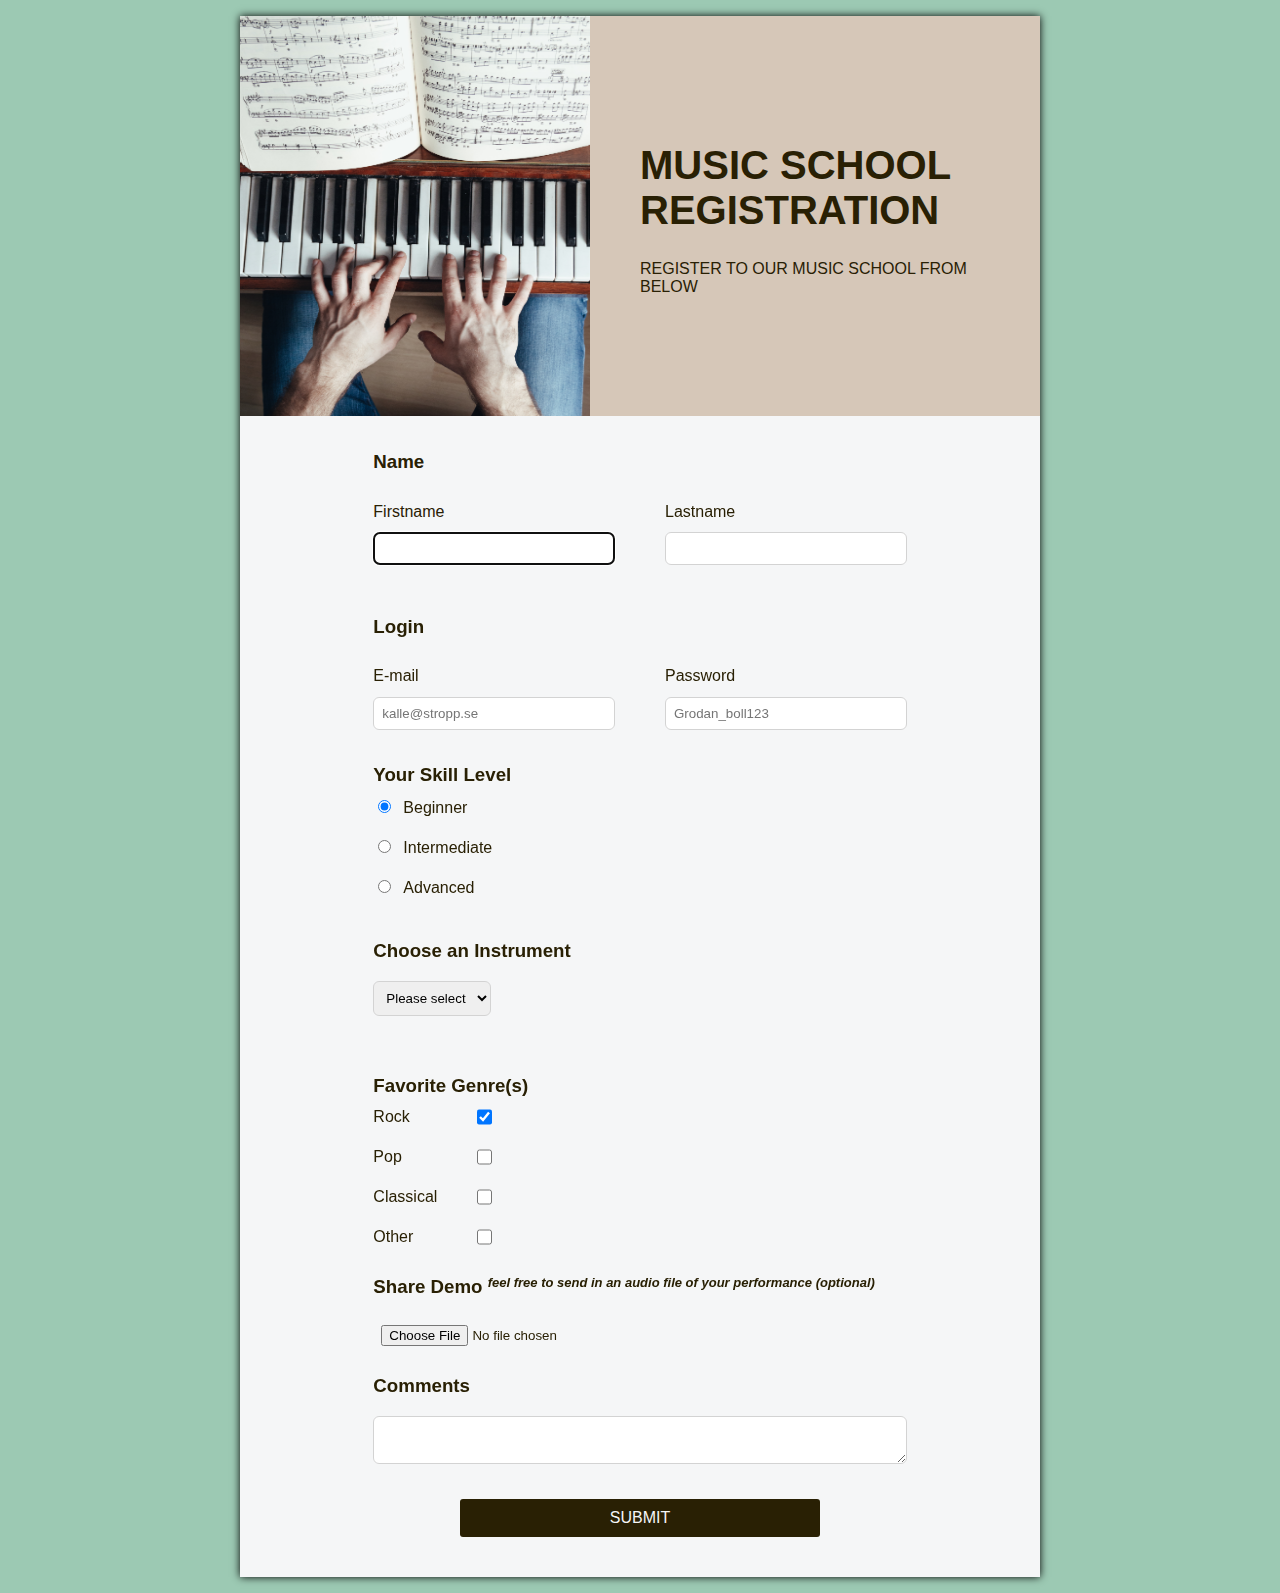
<file: index.html>
<!DOCTYPE html>
<html lang="en">
  <head>
    <meta charset="UTF-8" />
    <link rel="stylesheet" href="style.css" />
    <meta name="viewport" content="width=device-width, initial-scale=1.0" />
    <title>Registration form</title>
  </head>
  <body>
    <div class="grid-container">
      <div class="form-wrapper">
        <header>
          <img src="./images/Pianist.png" alt="Hands playing the piano" />
          <div class="titlebox">
            <h1>Music School Registration</h1>
            <p>Register to our music school from below</p>
          </div>
        </header>
        <form action="https://httpbin.org/anything" method="post">
          <div class="name box">
            <h3>Name</h3>
            <div class="firstname">
              <label for="firstname">Firstname</label>
              <input
                type="text"
                name="firstname"
                autocomplete
                autofocus
                required
              />
            </div>

            <div class="lastname">
              <label for="lastname">Lastname</label>
              <input type="text" name="lastname" autocomplete required />
            </div>
          </div>
          <div class="login box">
            <h3>Login</h3>

            <div class="email">
              <label for="email">E-mail</label>
              <input
                name="email"
                type="email"
                placeholder="kalle@stropp.se"
                autocomplete
                required
              />
            </div>

            <div class="password">
              <label for="password">Password</label>
              <input
                name="password"
                type="password"
                placeholder="Grodan_boll123"
                autocomplete
                required
              />
            </div>
          </div>

          <div class="skill-level">
            <h3>Your Skill Level</h3>

            <label for="beginner">
              <input
                type="radio"
                name="skill-level"
                id="beginner"
                checked
              />Beginner</label
            >
            <br />

            <label for="intermediate"
              ><input
                type="radio"
                name="skill-level"
                id="intermediate"
              />Intermediate</label
            ><br />

            <label for="advanced"
              ><input
                type="radio"
                name="skill-level"
                id="advanced"
              />Advanced</label
            >
          </div>

          <div class="instrument box">
            <h3>Choose an Instrument</h3>
            <label for="inst-select"></label>
            <select name="inst-select" id="inst-select" required>
              <option value="">Please select</option>
              <option value="piano">Piano</option>
              <option value="guitar">Guitar</option>
              <option value="violin">Violin</option>
              <option value="drums">Drums</option>
              <option value="trombone">Trombone</option>
              <option value="trumpet">Trumpet</option>
            </select>
          </div>

          <div class="genre">
            <h3>Favorite Genre(s)</h3>
            <label for="rock">Rock</label>
            <input
              id="rock"
              type="checkbox"
              name="genre"
              value="rock"
              checked
            />
            <label for="pop">Pop</label>
            <input id="pop" type="checkbox" name="genre" value="pop" />

            <label for="classical">Classical</label>
            <input
              id="classical"
              type="checkbox"
              name="genre"
              value="classical"
            />
            <label for="other">Other</label>
            <input id="other" type="checkbox" name="genre" value="other" />
          </div>

          <div class="file">
            <h3>
              Share Demo
              <small
                ><sup
                  ><em
                    >feel free to send in an audio file of your performance
                    <strong>(optional)</strong></em
                  ></sup
                ></small
              >
            </h3>

            <label for="file"></label>
            <input type="file" id="file" name="file" />
          </div>

          <div class="message">
            <h3>Comments</h3>
            <textarea name="message" id="message"></textarea><br />
            <label for="message"></label>
          </div>

          <div class="submit">
            <button
              type="submit"
              onclick="alert('Thank you for your registration!')"
            >
              Submit
            </button>
          </div>
        </form>
      </div>
    </div>
  </body>
</html>
</file>
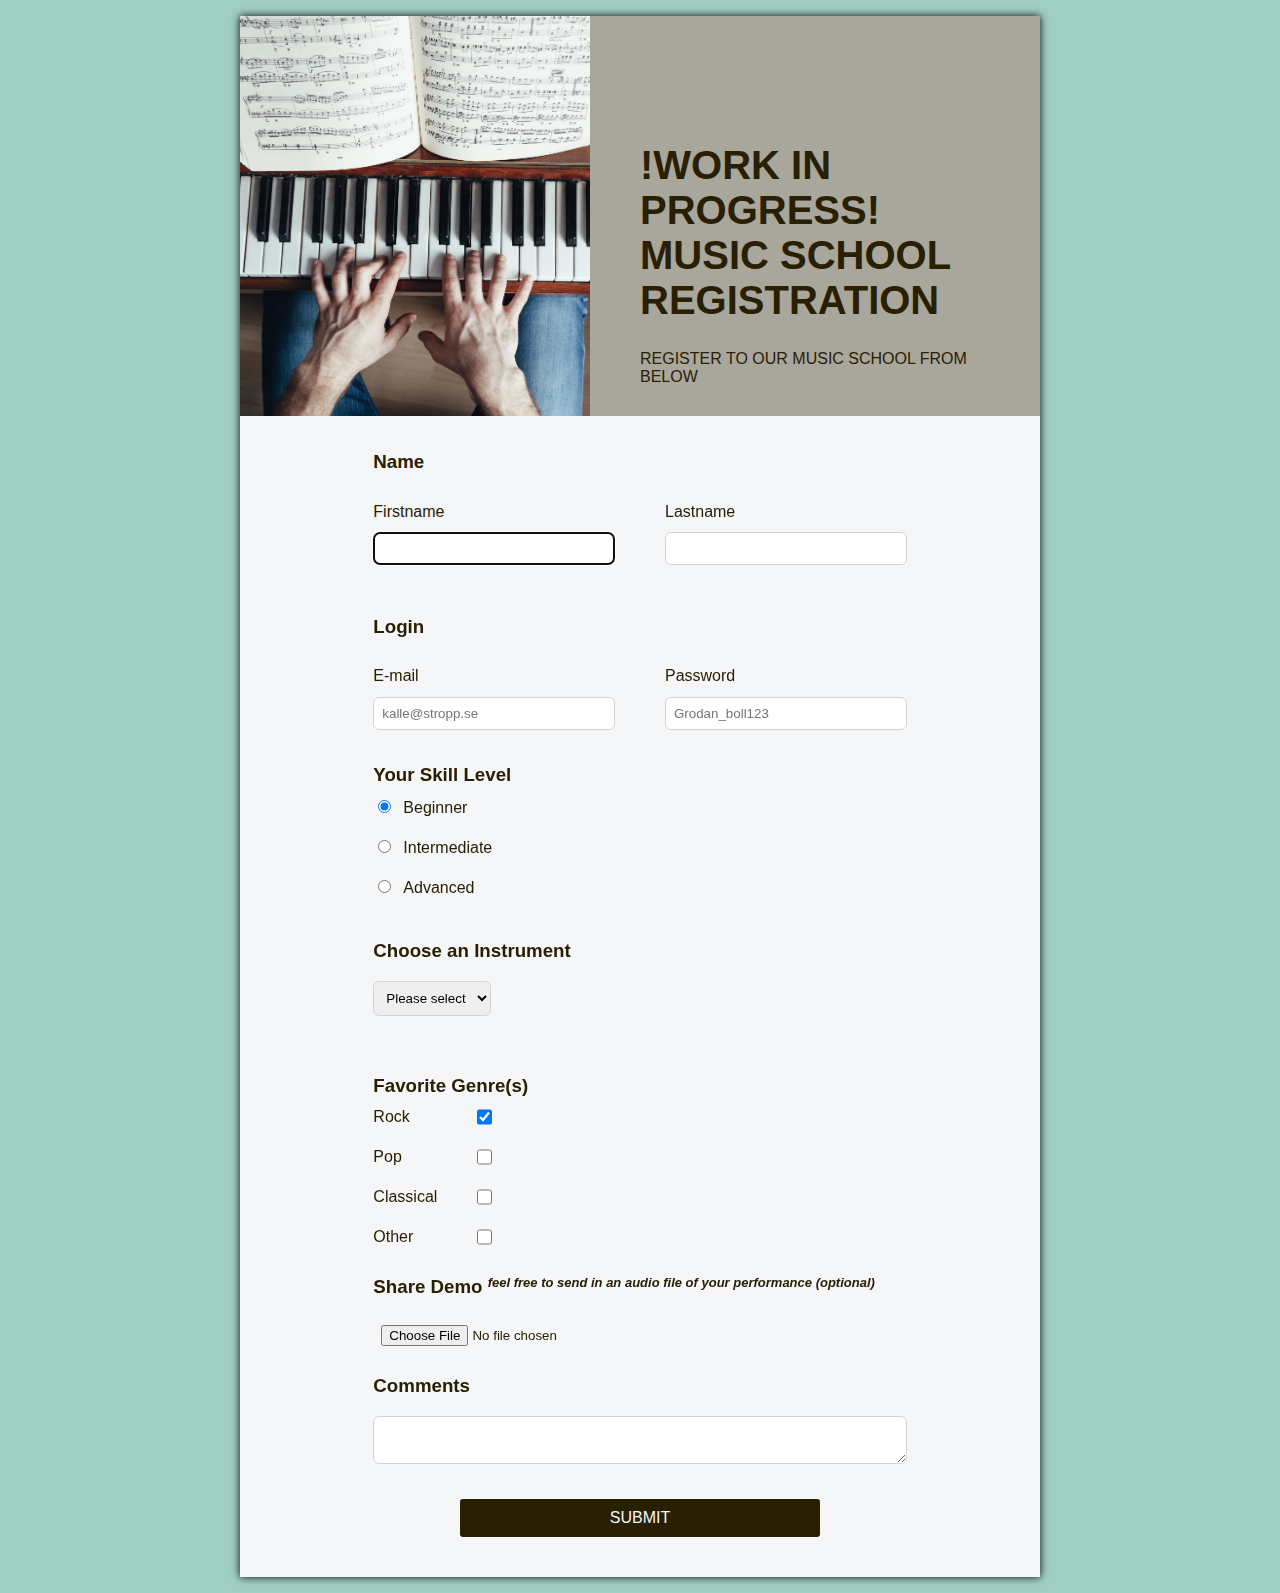
<file: index-responsive.html>
<!DOCTYPE html>
<html lang="en">
  <head>
    <meta charset="UTF-8" />
    <link rel="stylesheet" href="style-responsive.css" />
    <meta name="viewport" content="width=device-width, initial-scale=1.0" />
    <title>Registration form</title>
  </head>
  <body>
    <div class="grid-container">
      <div class="form-wrapper">
        <header>
          <img src="./images/Pianist.png" alt="Hands playing the piano" />
          <div class="titlebox">
            <h1>!work in progress! Music School Registration</h1>
            <p>Register to our music school from below</p>
          </div>
        </header>
        <form action="https://httpbin.org/anything" method="post">
          <div class="name box">
            <h3>Name</h3>
            <div class="firstname">
              <label for="firstname">Firstname</label>
              <input
                type="text"
                name="firstname"
                autocomplete
                autofocus
                required
              />
            </div>

            <div class="lastname">
              <label for="lastname">Lastname</label>
              <input type="text" name="lastname" autocomplete required />
            </div>
          </div>
          <div class="login box">
            <h3>Login</h3>

            <div class="email">
              <label for="email">E-mail</label>
              <input
                name="email"
                type="email"
                placeholder="kalle@stropp.se"
                autocomplete
                required
              />
            </div>

            <div class="password">
              <label for="password">Password</label>
              <input
                name="password"
                type="password"
                placeholder="Grodan_boll123"
                autocomplete
                required
              />
            </div>
          </div>

          <div class="skill-level">
            <h3>Your Skill Level</h3>

            <label for="beginner">
              <input
                type="radio"
                name="skill-level"
                id="beginner"
                checked
              />Beginner</label
            >
            <br />

            <label for="intermediate"
              ><input
                type="radio"
                name="skill-level"
                id="intermediate"
              />Intermediate</label
            ><br />

            <label for="advanced"
              ><input
                type="radio"
                name="skill-level"
                id="advanced"
              />Advanced</label
            >
          </div>

          <div class="instrument box">
            <h3>Choose an Instrument</h3>
            <label for="inst-select"></label>
            <select name="inst-select" id="inst-select" required>
              <option value="">Please select</option>
              <option value="piano">Piano</option>
              <option value="guitar">Guitar</option>
              <option value="violin">Violin</option>
              <option value="drums">Drums</option>
              <option value="trombone">Trombone</option>
              <option value="trumpet">Trumpet</option>
            </select>
          </div>

          <div class="genre">
            <h3>Favorite Genre(s)</h3>
            <label for="rock">Rock</label>
            <input
              id="rock"
              type="checkbox"
              name="genre"
              value="rock"
              checked
            />
            <label for="pop">Pop</label>
            <input id="pop" type="checkbox" name="genre" value="pop" />

            <label for="classical">Classical</label>
            <input
              id="classical"
              type="checkbox"
              name="genre"
              value="classical"
            />
            <label for="other">Other</label>
            <input id="other" type="checkbox" name="genre" value="other" />
          </div>

          <div class="file">
            <h3>
              Share Demo
              <small
                ><sup
                  ><em
                    >feel free to send in an audio file of your performance
                    <strong>(optional)</strong></em
                  ></sup
                ></small
              >
            </h3>

            <label for="file"></label>
            <input type="file" id="file" name="file" />
          </div>

          <div class="message">
            <h3>Comments</h3>
            <textarea name="message" id="message"></textarea><br />
            <label for="message"></label>
          </div>

          <div class="submit">
            <button
              type="submit"
              onclick="alert('Thank you for your registration!')"
            >
              Submit
            </button>
          </div>
        </form>
      </div>
    </div>
  </body>
</html>
</file>
<file: style.css>
/*
Jag har valt att utgå från den här sidan men har gjort om väldigt mycket utefter vad jag själv tycker och tänker:
https://www.jotform.com/form-templates/music-school-registration-form
*/

* {
  box-sizing: border-box;
}

body {
  margin: 0px;
  padding: 1rem;
  width: 100%;
  color: #292004;
  background-color: hsl(150, 30%, 70%);
  font-family: "Gill Sans", "Gill Sans MT", Calibri, "Trebuchet MS", sans-serif;
}

.grid-container {
  display: grid;
  grid-template-columns: 1fr 1fr 1fr;
}

header {
  width: 100%;
  grid-column: 2;
  color: #292004;
  background-color: hsla(30, 29%, 70%, 0.7);
  display: grid;
  grid-template-columns: 350px 50px 350px 50px;
  grid-template-rows: repeat(4, 100px);
}

img {
  width: 100%;
  height: 400px;
  grid-column: 1;
}

.titlebox {
  text-transform: uppercase;
  width: 100%;
  grid-column: 3;
  grid-row: 2;
}

.form-wrapper {
  grid-column: 2;
  background-color: #f5f6f7;
  box-shadow: 0px 0px 8px black;
}

form {
  display: grid;
  grid-template-columns: 1fr 4fr 1fr;
  padding-bottom: 40px;
}

input,
textarea,
select {
  width: 100%;
  padding: 8px;
  border: 1px solid lightgray;
  border-radius: 6px;
}

select,
textarea {
  grid-column: 1;
  grid-row: 2;
}

.box {
  padding: 1rem 0rem;
  grid-column: 2;
  display: grid;
  grid-template-columns: 1fr 1fr;
  grid-template-rows: 0fr 1fr;
  column-gap: 50px;
}

.skill-level {
  grid-column: 2;
  display: grid;
  grid-template-rows: repeat(4, 40px);
}

input[type="radio"] {
  width: auto;
  margin-right: 12px;
}

select {
  width: fit-content;
  height: fit-content;
}

select:hover,
input:hover,
textarea:hover {
  color: #f5f6f7;
  background-color: #2920045f;
}

.genre {
  grid-column: 2;
  display: grid;
  grid-template-columns: 100px auto;
  grid-template-rows: repeat(5, 40px);
}

.genre label {
  grid-column: 1;
}

input[type="checkbox"] {
  grid-column: 2;
  width: 15px;
}

input[type="checkbox"]:hover {
  width: 20px;
  background-color: #2920045f;
}

h3 {
  grid-column: span 2;
}

h1 {
  font-size: 40px;
}

label {
  color: #292004;
}

.file {
  grid-column: 2;
}

input[type="file"] {
  border: none;
  padding-bottom: 10px;
}

.message {
  grid-column: 2;
}

.submit {
  grid-column: 2;
  margin: auto;
  padding-top: 20px;
}

button {
  padding: 10px 150px;
  border-radius: 3px;
  color: #f5f6f7;
  background-color: #292004;
  border: none;
  text-transform: uppercase;
  font-size: 1rem;
}

label {
  display: block;
  margin: 0.7rem 0;
}

button:hover {
  background-color: #2920045f;
}
</file>
<file: style-responsive.css>
/*
Jag har valt att utgå från den här sidan men har gjort om väldigt mycket utefter vad jag själv tycker och tänker:
https://www.jotform.com/form-templates/music-school-registration-form
*/

* {
  box-sizing: border-box;
}

body {
  margin: 0px;
  padding: 1rem;
  width: 100%;
  color: #292004;
  background-color: #9fcfc1;
  font-family: "Gill Sans", "Gill Sans MT", Calibri, "Trebuchet MS", sans-serif;
}

.grid-container {
  display: grid;
  grid-template-columns: 1fr 1fr 1fr;
  max-width: 100%;
}

header {
  width: 100%;
  grid-column: 2;
  color: #292004;
  background-color: #2920045f;
  display: grid;
  grid-template-columns: 350px 50px 350px 50px;
  grid-template-rows: repeat(4, 100px);
}

img {
  width: 100%;
  height: 400px;
  grid-column: 1;
}

.titlebox {
  text-transform: uppercase;
  width: 100%;
  grid-column: 3;
  grid-row: 2;
}

.form-wrapper {
  grid-column: 2;
  background-color: #f5f6f7;
  box-shadow: 0px 0px 8px black;
  max-width: 100%;
}

form {
  display: grid;
  grid-template-columns: 1fr 4fr 1fr;
  padding-bottom: 40px;
}

input,
textarea,
select {
  width: 100%;
  padding: 8px;
  border: 1px solid lightgray;
  border-radius: 6px;
}

select,
textarea {
  grid-column: 1;
  grid-row: 2;
}

.box {
  padding: 1rem 0rem;
  grid-column: 2;
  display: grid;
  grid-template-columns: 1fr 1fr;
  grid-template-rows: 0fr 1fr;
  column-gap: 50px;
}

.skill-level {
  grid-column: 2;
  display: grid;
  grid-template-rows: repeat(4, 40px);
}

input[type="radio"] {
  width: auto;
  margin-right: 12px;
}

select {
  width: fit-content;
  height: fit-content;
}

select:hover,
input:hover,
textarea:hover {
  color: #f5f6f7;
  background-color: #2920045f;
}

.genre {
  grid-column: 2;
  display: grid;
  grid-template-columns: 100px auto;
  grid-template-rows: repeat(5, 40px);
}

.genre label {
  grid-column: 1;
}

input[type="checkbox"] {
  grid-column: 2;
  width: 15px;
}

input[type="checkbox"]:hover {
  width: 20px;
  background-color: #2920045f;
}

h3 {
  grid-column: span 2;
}

h1 {
  font-size: 40px;
}

label {
  color: #292004;
}

.file {
  grid-column: 2;
}

input[type="file"] {
  border: none;
  padding-bottom: 10px;
}

.message {
  grid-column: 2;
}

.submit {
  grid-column: 2;
  margin: auto;
  padding-top: 20px;
}

button {
  padding: 10px 150px;
  border-radius: 3px;
  color: #f5f6f7;
  background-color: #292004;
  border: none;
  text-transform: uppercase;
  font-size: 1rem;
}

label {
  display: block;
  margin: 0.7rem 0;
}

button:hover {
  background-color: #2920045f;
}
</file>
